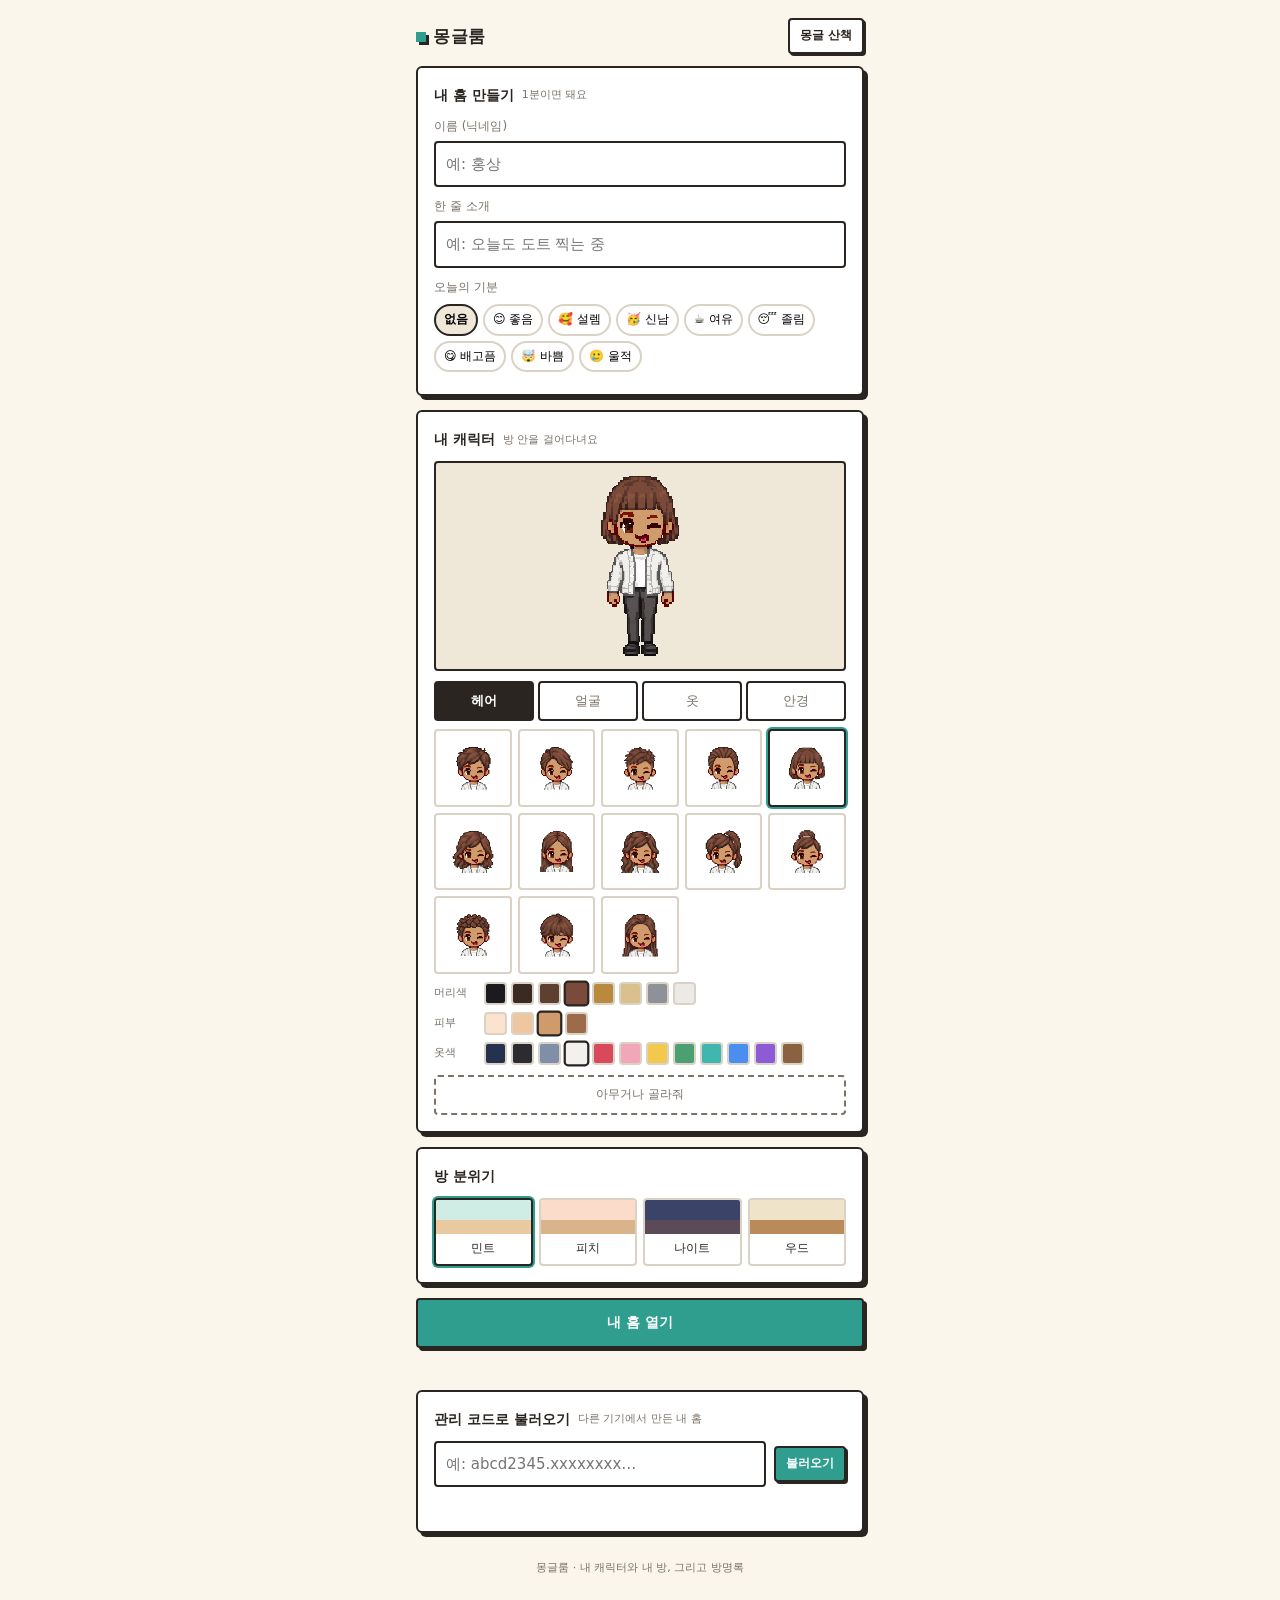
<file: index.html>
<!doctype html>
<html lang="ko">
<head>
<meta charset="utf-8">
<meta name="viewport" content="width=device-width,initial-scale=1,viewport-fit=cover">
<title>몽글룸 · 내 방 만들기</title>
<link rel="stylesheet" href="style.css">
</head>
<body>

<div class="top">
  <a class="brand" href="index.html"><i></i><span class="site">몽글룸</span></a>
  <button type="button" class="btn small line" id="walk">몽글 산책</button>
</div>

<div id="demo" class="card note-demo hidden">
  <b>지금은 체험 모드예요.</b> 만든 홈과 방명록이 이 기기에만 저장됩니다.
  다른 사람이 들어오게 하려면 README 의 설치 순서대로 Supabase 를 연결하세요.
</div>

<div class="card">
  <h2>내 홈 만들기 <small>1분이면 돼요</small></h2>
  <label class="f" for="name">이름 (닉네임)</label>
  <input type="text" id="name" maxlength="20" placeholder="예: 홍상" autocomplete="nickname">
  <label class="f" for="status">한 줄 소개</label>
  <input type="text" id="status" maxlength="60" placeholder="예: 오늘도 도트 찍는 중">
  <label class="f">오늘의 기분</label>
  <div class="moods" id="moods"></div>
</div>

<div class="card">
  <h2>내 캐릭터 <small>방 안을 걸어다녀요</small></h2>
  <div id="maker"></div>
</div>

<div class="card">
  <h2>방 분위기</h2>
  <div class="themes" id="themes"></div>
</div>

<button type="button" class="btn wide" id="go">내 홈 열기</button>
<div class="msg" id="msg"></div>

<div class="card hidden" id="mine" style="margin-top:22px">
  <h2>이 기기에서 관리하는 홈</h2>
  <ul class="mylist" id="mylist"></ul>
</div>

<div class="card" style="margin-top:14px">
  <h2>관리 코드로 불러오기 <small>다른 기기에서 만든 내 홈</small></h2>
  <div class="row">
    <input type="text" id="code" placeholder="예: abcd2345.xxxxxxxx…" style="flex:1;min-width:0" autocomplete="off">
    <button type="button" class="btn small" id="codeGo">불러오기</button>
  </div>
  <div class="msg" id="codeMsg"></div>
</div>

<div class="foot"><span class="site">몽글룸</span> · 내 캐릭터와 내 방, 그리고 방명록</div>

<script src="config.js"></script>
<script src="parts.js"></script>
<script src="avatar.js"></script>
<script src="store.js"></script>
<script src="maker.js"></script>
<script src="room.js"></script>
<script>
const $ = id => document.getElementById(id);
const SITE = (window.DOTHOME_CONFIG || {}).SITE_NAME || "몽글룸";
document.querySelectorAll(".site").forEach(n => n.textContent = SITE);
document.title = SITE + " · 내 홈 만들기";
if (!Store.online) $("demo").classList.remove("hidden");

let theme = "mint", mood = "";
const maker = Maker.mount($("maker"), {});

/* 오늘의 기분 */
["", ...Store.MOODS].forEach(m => {
  const b = document.createElement("button"); b.type = "button"; b.textContent = m || "없음";
  b.setAttribute("aria-pressed", String(m === mood));
  b.onclick = () => { mood = m; [...$("moods").children].forEach(x => x.setAttribute("aria-pressed", String(x === b))); };
  $("moods").appendChild(b);
});

/* 몽글 산책 — 아무 홈이나 놀러 가기 */
$("walk").onclick = async () => {
  try { const id = await Store.randomHome(""); if (id) location.href = "home.html?u=" + encodeURIComponent(id); else alert("아직 놀러 갈 홈이 없어요."); }
  catch (e) { alert(Store.explain(e)); }
};

/* 관리 코드로 불러오기 */
$("codeGo").onclick = async () => {
  const out = (t, c) => { $("codeMsg").textContent = t; $("codeMsg").className = "msg " + (c || ""); };
  out("확인하는 중…");
  try { const id = await Store.importCode($("code").value); location.href = "home.html?u=" + encodeURIComponent(id); }
  catch (e) { out(Store.explain(e), "err"); }
};

/* 방 분위기 고르기 */
Object.entries(Room.THEMES).forEach(([id, t]) => {
  const b = document.createElement("button"); b.type = "button";
  const sw = document.createElement("i");
  sw.style.background = `linear-gradient(${t.wall} 0 58%, ${t.floor} 58% 100%)`;
  b.append(sw, document.createTextNode(t.name));
  b.onclick = () => { theme = id; paintThemes(); };
  b.dataset.id = id; $("themes").appendChild(b);
});
function paintThemes() { [...$("themes").children].forEach(b => b.setAttribute("aria-pressed", String(b.dataset.id === theme))); }
paintThemes();

/* 이 기기에서 만든 홈 목록 */
const mine = Store.mine();
if (mine.length) {
  $("mine").classList.remove("hidden");
  mine.forEach(h => {
    const li = document.createElement("li"), a = document.createElement("a");
    a.href = "home.html?u=" + encodeURIComponent(h.id); a.textContent = (h.name || "이름 없음") + " 의 홈 →";
    li.appendChild(a); $("mylist").appendChild(li);
  });
}

const say = (t, cls) => { $("msg").textContent = t; $("msg").className = "msg " + (cls || ""); };
$("go").onclick = async () => {
  const name = $("name").value.trim();
  if (!name) return say("이름을 적어주세요.", "err");
  if (!maker.get()) return say("캐릭터를 불러오는 중이에요. 잠시만요.", "err");
  $("go").disabled = true; say("만드는 중…");
  try {
    const made = await Store.createHome({ name, status: $("status").value, avatar: maker.get(), theme, mood });
    location.href = "home.html?u=" + encodeURIComponent(made.id);
  } catch (e) { say(Store.explain(e), "err"); $("go").disabled = false; }
};
</script>
</body>
</html>
</file>
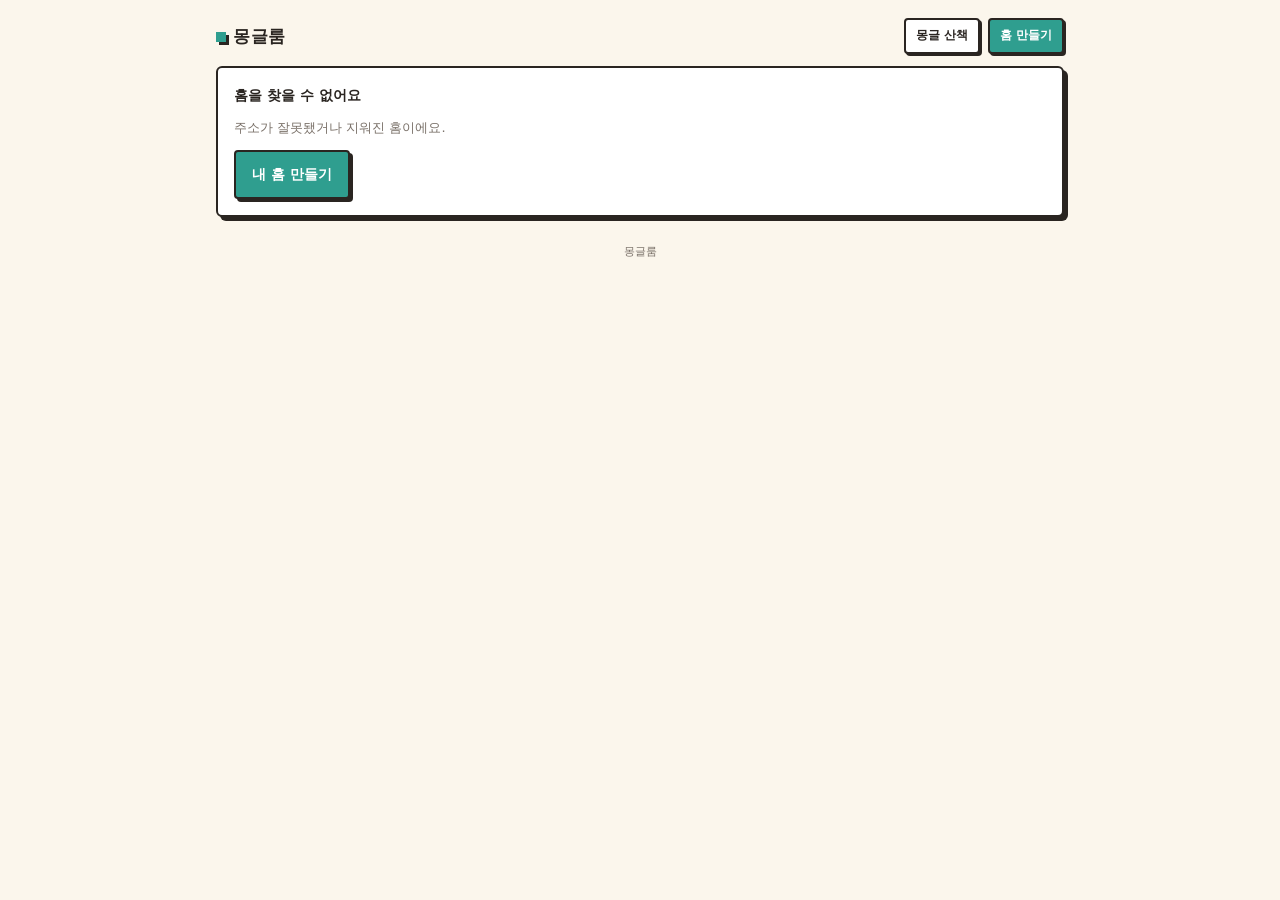
<file: home.html>
<!doctype html>
<html lang="ko">
<head>
<meta charset="utf-8">
<meta name="viewport" content="width=device-width,initial-scale=1,viewport-fit=cover">
<title>몽글룸</title>
<link rel="stylesheet" href="style.css">
</head>
<body class="wide">

<div class="top">
  <a class="brand" href="index.html"><i></i><span class="site">몽글룸</span></a>
  <div class="topbtns">
    <button type="button" class="btn small line" id="walk">몽글 산책</button>
    <a class="btn small" id="myHome" href="index.html">내 홈</a>
  </div>
</div>

<div id="missing" class="card hidden">
  <h2>홈을 찾을 수 없어요</h2>
  <p style="font-size:13px;color:var(--sub)">주소가 잘못됐거나 지워진 홈이에요.</p>
  <p style="margin-top:12px"><a class="btn" href="index.html">내 홈 만들기</a></p>
</div>

<main id="page" class="hidden">
  <section class="book">
    <div class="book-top">
      <h1 id="title"></h1>
      <div class="counter"><span>TODAY<b id="cToday">0</b></span><span>TOTAL<b id="cTotal">0</b></span></div>
    </div>


    <div class="book-body">
      <!-- 프로필 -->
      <aside class="profile">
        <div class="pf-pic"><canvas id="pfPic"></canvas></div>
        <div class="pf-name" id="pfName"></div>
        <div class="mood hidden" id="pfMood"></div>
        <div class="pf-status" id="pfStatus"></div>
        <div class="pf-btns" id="pfBtns"></div>
        <div class="msg" id="pfMsg" style="text-align:left;margin:0"></div>
      </aside>

      <nav class="itabs" role="tablist" aria-label="홈 메뉴">
        <button type="button" role="tab" data-tab="home"    style="--c:#CFEDE4">홈</button>
        <button type="button" role="tab" data-tab="diary"   style="--c:#FDE7B0">다이어리</button>
        <button type="button" role="tab" data-tab="photos"  style="--c:#F9D3DA">사진첩</button>
        <button type="button" role="tab" data-tab="notes"   style="--c:#D6E4FA">방명록</button>
        <button type="button" role="tab" data-tab="friends" style="--c:#E4D8F6">단짝</button>
      </nav>

      <!-- 홈 -->
      <div class="pane" data-pane="home">
        <div class="roombox"><canvas id="room"></canvas></div>
        <div class="sec"><h3>최근 다이어리 <small id="hDiaryMore"></small></h3><ul class="feed" id="hDiary"></ul></div>
        <div class="sec"><h3>최근 사진</h3><div class="photos" id="hPhotos"></div></div>
        <div class="sec"><h3>최근 방명록</h3><ul class="feed" id="hNotes"></ul></div>
      </div>

      <!-- 다이어리 -->
      <div class="pane hidden" data-pane="diary">
        <div class="card hidden" id="dWrite" style="box-shadow:none">
          <h2>오늘의 다이어리</h2>
          <div class="moods" id="dMoods"></div>
          <textarea id="dBody" maxlength="1000" placeholder="오늘 있었던 일을 적어보세요"></textarea>
          <div class="count"><span id="dCount">0</span> / 1000</div>
          <button type="button" class="btn" id="dSave">올리기</button>
          <div class="msg" id="dMsg"></div>
        </div>
        <div id="dList"></div>
        <div class="empty hidden" id="dEmpty">아직 다이어리가 없어요.</div>
      </div>

      <!-- 사진첩 -->
      <div class="pane hidden" data-pane="photos">
        <div class="upload hidden" id="pUpload">
          <input type="text" id="pCaption" maxlength="100" placeholder="사진 설명 (선택)">
          <span class="btn small filebtn">사진 올리기<input type="file" id="pFile" accept="image/*"></span>
        </div>
        <div class="msg" id="pMsg" style="margin:0 0 8px"></div>
        <div class="photos" id="pGrid"></div>
        <div class="empty hidden" id="pEmpty">아직 사진이 없어요.</div>
      </div>

      <!-- 방명록 -->
      <div class="pane hidden" data-pane="notes">
        <div class="card" style="box-shadow:none">
          <h2>방명록 남기기 <small>내 캐릭터가 이 방에 놀러 와요</small></h2>
          <label class="f" for="vName">이름</label>
          <input type="text" id="vName" maxlength="20" placeholder="이름을 적어주세요">
          <label class="f" for="vMsg">한마디</label>
          <textarea id="vMsg" maxlength="200" placeholder="놀러 왔다 갑니다!"></textarea>
          <div class="count"><span id="vCount">0</span> / 200</div>
          <label class="chk"><input type="checkbox" id="vSecret"> 비밀글 (홈 주인만 볼 수 있어요)</label>
          <details style="margin:4px 0 10px">
            <summary style="cursor:pointer;font-size:13px;color:var(--sub)">내 캐릭터 바꾸기</summary>
            <div id="vMaker" style="margin-top:10px"></div>
          </details>
          <button type="button" class="btn wide" id="vSend">남기기</button>
          <div class="msg" id="vInfo"></div>
        </div>
        <h3>방명록 <small id="noteCount"></small></h3>
        <ul class="notes" id="notes"></ul>
        <div class="empty hidden" id="noNotes">아직 글이 없어요. 첫 손님이 되어 주세요.</div>
      </div>

      <!-- 단짝 -->
      <div class="pane hidden" data-pane="friends">
        <div class="sec hidden" id="fReqBox"><h3>단짝 신청 <small>수락하면 서로의 단짝이 돼요</small></h3><div class="friends" id="fReqs"></div></div>
        <div class="sec"><h3>단짝 <small id="fCount"></small></h3><div class="friends" id="fList"></div>
          <div class="empty hidden" id="fEmpty">아직 단짝이 없어요.</div></div>
      </div>
    </div>
  </section>

  <!-- 주인용: 꾸미기 -->
  <div class="card hidden" id="edit">
    <h2>내 홈 꾸미기</h2>
    <label class="f" for="eName">이름</label>
    <input type="text" id="eName" maxlength="20">
    <label class="f" for="eStatus">한 줄 소개</label>
    <input type="text" id="eStatus" maxlength="60">
    <label class="f">오늘의 기분</label>
    <div class="moods" id="eMoods"></div>
    <label class="f">방 분위기</label>
    <div class="themes" id="themes"></div>
    <label class="f">내 캐릭터</label>
    <div id="eMaker"></div>
    <div class="row" style="margin-top:12px">
      <button type="button" class="btn" id="eSave">저장</button>
      <button type="button" class="btn line" id="eCancel">닫기</button>
    </div>
    <div class="msg" id="eMsg"></div>
    <details style="margin-top:14px">
      <summary style="cursor:pointer;font-size:13px">다른 기기에서도 관리하기</summary>
      <p style="font-size:12px;color:var(--sub);margin-top:6px">아래 관리 코드를 다른 기기의 첫 화면 "관리 코드로 불러오기"에 붙여넣으세요. 이 코드가 있으면 누구나 홈을 고칠 수 있으니 남에게 보여주지 마세요.</p>
      <div class="code" id="eCode"></div>
      <button type="button" class="btn small line" id="eCopy">코드 복사</button>
    </details>
  </div>
</main>

<div class="lightbox hidden" id="lightbox" role="dialog" aria-modal="true">
  <figure><img id="lbImg" alt=""><figcaption><span id="lbCap"></span><span id="lbTools"></span></figcaption></figure>
</div>

<div class="foot"><span class="site">몽글룸</span></div>

<script src="config.js"></script>
<script src="parts.js"></script>
<script src="avatar.js"></script>
<script src="store.js"></script>
<script src="maker.js"></script>
<script src="room.js"></script>
<script src="home.js"></script>
</body>
</html>
</file>
<file: style.css>
/* 몽글룸 공통 스타일 */
:root{
  --bg:#FBF6EC; --card:#FFFFFF; --ink:#2A2521; --sub:#7B726A; --line:#2A2521;
  --soft:#EFE7D8; --accent:#2F9E8F; --accent-ink:#FFFFFF; --warn:#C8442B; --ok:#2F8F5B;
}
*{box-sizing:border-box;margin:0;padding:0;-webkit-tap-highlight-color:transparent}
html,body{background:var(--bg);color:var(--ink)}
body{font-family:"Pretendard","Apple SD Gothic Neo","Noto Sans KR",system-ui,sans-serif;
  font-size:15px;line-height:1.65;max-width:480px;margin:0 auto;padding:0 16px 56px}
a{color:inherit}
.hidden{display:none!important}

.top{display:flex;align-items:center;justify-content:space-between;padding:18px 0 12px}
.brand{font-weight:800;font-size:17px;letter-spacing:.5px;text-decoration:none}
.brand i{display:inline-block;width:10px;height:10px;background:var(--accent);margin-right:7px;
  box-shadow:3px 3px 0 var(--ink)}
.top a.ghost{font-size:12px;color:var(--sub);text-decoration:none;border-bottom:1px dashed var(--sub)}

.card{background:var(--card);border:2px solid var(--line);border-radius:6px;padding:16px;
  margin-bottom:14px;box-shadow:4px 4px 0 var(--line)}
.card h2{font-size:14px;margin-bottom:10px;display:flex;align-items:center;gap:8px}
.card h2 small{font-weight:400;font-size:11px;color:var(--sub)}
.note-demo{background:#FFF6D8;border-style:dashed;box-shadow:none;font-size:13px}

label.f{display:block;font-size:12px;color:var(--sub);margin:10px 0 4px}
input[type=text],textarea{width:100%;font:inherit;color:var(--ink);background:#fff;
  border:2px solid var(--line);border-radius:4px;padding:9px 10px}
input[type=text]:focus,textarea:focus{outline:3px solid #2F9E8F55}
textarea{resize:none;height:84px}
.count{text-align:right;font-size:11px;color:var(--sub)}

.btn{display:inline-block;font:inherit;font-weight:700;font-size:14px;cursor:pointer;text-decoration:none;
  background:var(--accent);color:var(--accent-ink);border:2px solid var(--line);border-radius:4px;
  padding:11px 16px;box-shadow:3px 3px 0 var(--line)}
.btn:active{transform:translate(2px,2px);box-shadow:1px 1px 0 var(--line)}
.btn.wide{display:block;width:100%;text-align:center}
.btn.line{background:#fff;color:var(--ink)}
.btn.small{font-size:12px;padding:6px 10px;box-shadow:2px 2px 0 var(--line)}
.btn:disabled{opacity:.5;cursor:default}
.row{display:flex;gap:8px;flex-wrap:wrap;align-items:center}
.msg{font-size:13px;min-height:20px;margin-top:8px;text-align:center}
.msg.err{color:var(--warn)} .msg.ok{color:var(--ok)}

/* 캐릭터 만들기 */
.mk-prev{display:flex;justify-content:center;background:var(--soft);border:2px solid var(--line);
  border-radius:4px;padding:8px;margin-bottom:10px}
.mk-prev canvas{height:190px;width:auto;max-width:100%;image-rendering:pixelated}
.mk-tabs{display:flex;gap:4px;margin-bottom:8px}
.mk-tabs button{flex:1;min-width:0;font:inherit;font-size:13px;padding:7px 0;cursor:pointer;background:#fff;
  border:2px solid var(--line);border-radius:4px;color:var(--sub)}
.mk-tabs button[aria-pressed=true]{background:var(--ink);color:#fff;font-weight:700}
.mk-grid{display:grid;grid-template-columns:repeat(5,1fr);gap:6px;margin-bottom:8px}
.mk-grid.wide{grid-template-columns:repeat(6,1fr)}
.mk-grid button{padding:3px;background:#fff;border:2px solid #D9D2C5;border-radius:4px;cursor:pointer;line-height:0;min-width:0}
.mk-grid button[aria-pressed=true]{border-color:var(--ink);box-shadow:0 0 0 2px var(--accent)}
.mk-grid canvas{display:block;width:100%;height:auto}
.mk-color{display:flex;align-items:center;gap:8px;margin-top:7px}
.mk-color span{width:42px;flex:none;font-size:11px;color:var(--sub)}
.mk-color div{display:flex;gap:4px;flex-wrap:wrap}
.mk-color button{width:23px;height:23px;border:2px solid #D9D2C5;border-radius:4px;padding:0;cursor:pointer}
.mk-color button[aria-pressed=true]{border-color:var(--ink);transform:scale(1.12)}
.mk-rand{width:100%;margin-top:10px;font:inherit;font-size:12px;padding:8px 0;cursor:pointer;background:#fff;
  border:2px dashed var(--sub);border-radius:4px;color:var(--sub)}

/* 방 테마 고르기 */
.themes{display:grid;grid-template-columns:repeat(4,1fr);gap:6px}
.themes button{font:inherit;font-size:12px;padding:0 0 6px;cursor:pointer;background:#fff;border:2px solid #D9D2C5;
  border-radius:4px;overflow:hidden;color:var(--ink)}
.themes button i{display:block;height:34px;margin-bottom:5px}
.themes button[aria-pressed=true]{border-color:var(--ink);box-shadow:0 0 0 2px var(--accent)}

/* 홈 화면 */
.owner{display:flex;align-items:flex-end;justify-content:space-between;gap:10px;margin:2px 0 10px}
.owner h1{font-size:20px;line-height:1.3}
.owner p{font-size:13px;color:var(--sub);word-break:keep-all}
.roombox{border:2px solid var(--line);border-radius:6px;overflow:hidden;box-shadow:4px 4px 0 var(--line);
  background:#000;margin-bottom:14px;line-height:0}
.roombox canvas{display:block;width:100%;height:auto;image-rendering:pixelated;cursor:pointer}
.notes{list-style:none;display:flex;flex-direction:column;gap:8px}
.notes li{display:flex;gap:10px;align-items:flex-start;border:2px solid #E5DDCE;border-radius:4px;padding:8px 10px;background:#fff}
.notes canvas{width:40px;height:40px;flex:none;image-rendering:pixelated;background:var(--soft);border-radius:4px}
.notes .who{font-size:13px;font-weight:700}
.notes .who time{font-weight:400;font-size:11px;color:var(--sub);margin-left:6px}
.notes .what{font-size:13px;word-break:break-word;white-space:pre-wrap}
.notes .del{margin-left:auto;font:inherit;font-size:11px;color:var(--sub);background:none;border:none;cursor:pointer;text-decoration:underline}
.empty{text-align:center;color:var(--sub);font-size:13px;padding:18px 0}
.mylist{list-style:none;display:flex;flex-direction:column;gap:6px}
.mylist a{display:block;border:2px solid #E5DDCE;border-radius:4px;padding:8px 10px;text-decoration:none;background:#fff}
.foot{text-align:center;font-size:11px;color:var(--sub);margin-top:26px}

/* ───────── 몽글룸 2단계: 노트 모양 홈 ───────── */
body.wide{max-width:880px}
.book{position:relative;background:#FFFDF7;border:2px solid var(--line);border-radius:14px;
  box-shadow:6px 6px 0 var(--line);padding:14px 14px 18px 34px;margin:4px 0 18px}
.book::before{content:"";position:absolute;left:10px;top:18px;bottom:18px;width:12px;
  background:radial-gradient(circle at 6px 6px,#FBF6EC 0 3px,var(--line) 3.2px 4.4px,transparent 4.6px) 0 0/12px 26px repeat-y}
.book-top{display:flex;align-items:center;justify-content:space-between;gap:8px;flex-wrap:wrap;
  border-bottom:2px dashed #E1D7C4;padding-bottom:10px;margin-bottom:12px}
.book-top h1{font-size:18px;line-height:1.3;word-break:keep-all}
.counter{display:flex;gap:6px;font-size:11px;font-weight:700;letter-spacing:.3px}
.counter span{background:var(--soft);border:2px solid var(--line);border-radius:999px;padding:2px 9px}
.counter b{color:var(--warn);margin-left:3px}
.book-body{display:grid;gap:14px}
@media (min-width:760px){ .book-body{grid-template-columns:230px 1fr} .book{margin-right:64px} }

.profile{display:flex;flex-direction:column;gap:8px}
.pf-pic{background:linear-gradient(#F4EEDD,#EDE3CC);border:2px solid var(--line);border-radius:8px;
  display:flex;justify-content:center;align-items:flex-end;padding:10px 6px 6px;min-height:170px}
.pf-pic canvas{height:160px;width:auto;image-rendering:pixelated}
.pf-name{font-weight:800;font-size:16px}
.mood{display:inline-flex;align-items:center;gap:5px;font-size:12px;background:#fff;border:2px solid var(--line);
  border-radius:999px;padding:2px 10px;align-self:flex-start}
.pf-status{font-size:13px;color:var(--sub);word-break:keep-all;border-left:3px solid var(--accent);padding-left:8px}
.pf-btns{display:flex;flex-wrap:wrap;gap:6px}

.itabs{display:flex;gap:4px;margin-bottom:10px;overflow-x:auto}
.itabs button{flex:1;min-width:56px;font:inherit;font-size:13px;font-weight:700;cursor:pointer;
  border:2px solid var(--line);border-bottom-width:4px;border-radius:8px 8px 4px 4px;padding:7px 4px;color:var(--ink);background:var(--c,#fff)}
.itabs button[aria-selected=true]{transform:translateY(2px);border-bottom-width:2px;box-shadow:inset 0 -3px 0 rgba(0,0,0,.08)}
.itabs button[aria-selected=false]{opacity:.72}
@media (min-width:760px){
  .itabs{position:absolute;right:-62px;top:66px;flex-direction:column;overflow:visible;margin:0}
  .itabs button{width:60px;flex:none;border-radius:0 10px 10px 0;border-left:none;border-bottom-width:2px;padding:10px 4px;text-align:center}
  .itabs button[aria-selected=true]{transform:translateX(4px);opacity:1}
}
.pane{min-width:0}
.pane h3{font-size:14px;margin:4px 0 8px;display:flex;align-items:center;gap:6px}
.pane h3 small{font-weight:400;font-size:11px;color:var(--sub)}
.sec{margin-bottom:16px}

.feed{list-style:none;display:flex;flex-direction:column;gap:6px}
.feed li{font-size:13px;border-bottom:1px dashed #E1D7C4;padding:4px 2px;display:flex;gap:8px;align-items:baseline}
.feed li i{font-style:normal;font-size:11px;color:var(--sub);flex:none}
.feed li span{word-break:break-word;min-width:0}

.diary-item{background:#fff;border:2px solid #E5DDCE;border-radius:6px;padding:10px 12px;margin-bottom:8px}
.diary-item .dhead{display:flex;justify-content:space-between;font-size:11px;color:var(--sub);margin-bottom:4px}
.diary-item p{font-size:14px;white-space:pre-wrap;word-break:break-word}
.moods{display:flex;flex-wrap:wrap;gap:5px;margin:6px 0}
.moods button{font:inherit;font-size:12px;padding:4px 8px;border:2px solid #D9D2C5;border-radius:999px;background:#fff;cursor:pointer}
.moods button[aria-pressed=true]{border-color:var(--ink);background:var(--soft);font-weight:700}

.photos{display:grid;grid-template-columns:repeat(3,1fr);gap:6px}
.photos button{padding:0;border:2px solid var(--line);border-radius:6px;overflow:hidden;cursor:pointer;background:#fff;aspect-ratio:1}
.photos img{width:100%;height:100%;object-fit:cover;display:block}
.upload{display:flex;gap:6px;align-items:center;flex-wrap:wrap;margin-bottom:10px}
.upload input[type=text]{flex:1;min-width:140px}
.filebtn{position:relative;overflow:hidden}
.filebtn input{position:absolute;inset:0;opacity:0;cursor:pointer}

.lightbox{position:fixed;inset:0;background:rgba(20,16,12,.82);display:flex;align-items:center;justify-content:center;
  padding:18px;z-index:50}
.lightbox figure{max-width:680px;width:100%;background:#fff;border:2px solid var(--line);border-radius:8px;padding:8px}
.lightbox img{width:100%;height:auto;display:block;border-radius:4px}
.lightbox figcaption{font-size:13px;padding:8px 4px 2px;display:flex;justify-content:space-between;gap:8px}

.friends{display:grid;grid-template-columns:repeat(auto-fill,minmax(96px,1fr));gap:8px}
.friends a,.friends div.req{display:flex;flex-direction:column;align-items:center;gap:4px;text-decoration:none;background:#fff;
  border:2px solid #E5DDCE;border-radius:6px;padding:8px 4px;font-size:12px;text-align:center}
.friends canvas{width:56px;height:56px;image-rendering:pixelated;background:var(--soft);border-radius:6px}
.friends .fmood{font-size:11px;color:var(--sub)}
.secret-tag{font-size:11px;color:var(--warn);font-weight:700;margin-left:4px}
.chk{display:inline-flex;align-items:center;gap:6px;font-size:13px;color:var(--sub);margin:6px 0}
.code{font-family:ui-monospace,Consolas,monospace;font-size:12px;background:#fff;border:2px dashed var(--sub);border-radius:4px;
  padding:6px 8px;word-break:break-all;margin:6px 0}
.topbtns{display:flex;gap:8px;align-items:center}
.itabs{scrollbar-width:none}
.itabs::-webkit-scrollbar{display:none}
@media (max-width:759px){
  .book{padding:12px 10px 16px 28px}
  .book::before{left:7px}
  .profile{display:grid;grid-template-columns:100px 1fr;gap:4px 12px;align-items:start}
  .pf-pic{grid-row:1 / span 5;min-height:0;padding:6px 4px 4px}
  .pf-pic canvas{height:112px}
  .pf-name{font-size:15px}
  .itabs{margin:2px 0 0}
  .itabs button{font-size:12px;padding:7px 2px}
}
</file>
